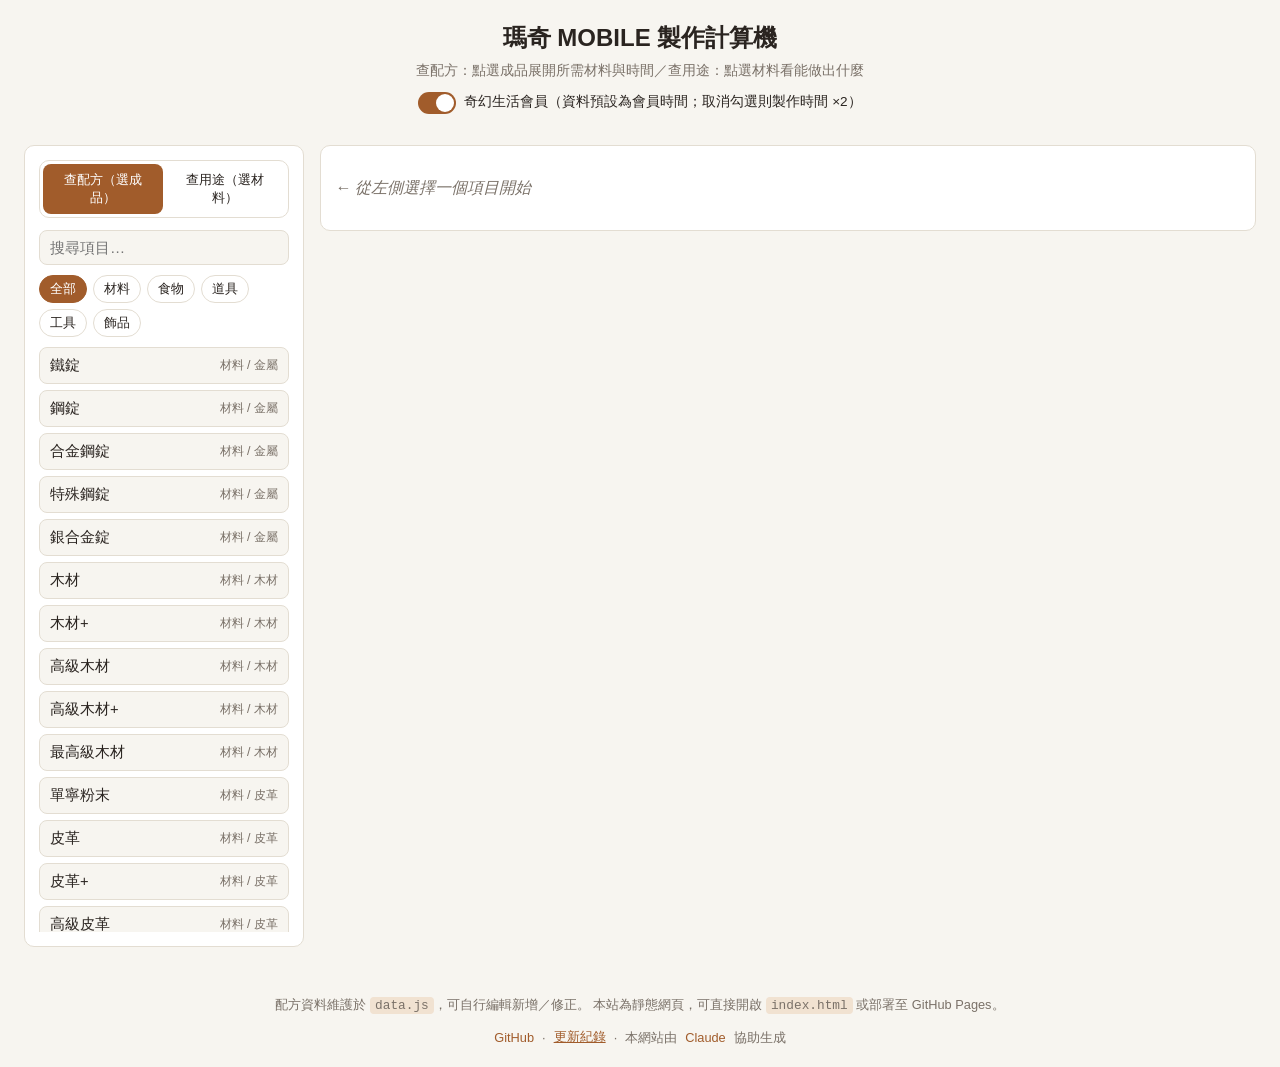
<file: index.html>
<!doctype html>
<html lang="zh-Hant">
<head>
  <meta charset="UTF-8" />
  <meta name="viewport" content="width=device-width, initial-scale=1.0" />
  <title>瑪奇 MOBILE 製作計算機</title>
  <link rel="stylesheet" href="style.css" />
</head>
<body>
  <header class="app-header">
    <h1>瑪奇 MOBILE 製作計算機</h1>
    <p class="subtitle">查配方：點選成品展開所需材料與時間／查用途：點選材料看能做出什麼</p>
    <label class="membership-toggle">
      <input type="checkbox" id="premium-toggle" checked />
      <span class="switch"></span>
      奇幻生活會員（資料預設為會員時間；取消勾選則製作時間 ×2）
    </label>
  </header>

  <main class="layout">
    <aside class="sidebar">
      <div id="mode-tabs" class="tabs mode-tabs"></div>
      <input id="search-input" class="search-input" type="text" placeholder="搜尋項目…" />
      <div id="category-tabs" class="tabs"></div>
      <div id="subcategory-tabs" class="tabs tabs-sub"></div>
      <ul id="item-list" class="item-list"></ul>
    </aside>

    <section class="detail">
      <p id="detail-empty" class="empty-hint">← 從左側選擇一個項目開始</p>

      <div id="detail-content" hidden>
        <div class="detail-head">
          <h2 id="detail-title"></h2>
          <div id="qty-control" class="qty-control">
            <label for="qty-input">數量</label>
            <button id="qty-decrease" type="button">−</button>
            <input id="qty-input" type="number" min="1" value="1" />
            <button id="qty-increase" type="button">＋</button>
          </div>
        </div>

        <div id="forward-view">
          <div class="summary-cards">
            <div class="card">
              <div class="card-label">總製作時間</div>
              <div id="total-time" class="card-value"></div>
            </div>
            <div class="card">
              <div class="card-label">總製作次數</div>
              <div id="total-actions" class="card-value"></div>
            </div>
          </div>
          <p class="note">
            總製作時間為所有製作步驟依序進行的估計（未考慮多工作站同時製作、加速道具等因素）。
          </p>

          <div id="recipe-choices" class="recipe-choices" hidden></div>

          <div class="panels">
            <div class="panel">
              <h3>展開配方樹</h3>
              <ul id="tree" class="tree"></ul>
            </div>

            <div class="panel">
              <h3>建議製作順序</h3>
              <ol id="craft-steps" class="craft-steps"></ol>

              <h3>所需原始材料總表</h3>
              <table id="materials-table">
                <thead>
                  <tr><th>材料</th><th>數量</th></tr>
                </thead>
                <tbody></tbody>
              </table>
            </div>
          </div>
        </div>

        <div id="reverse-view" hidden>
          <div class="summary-cards">
            <div class="card">
              <div class="card-label">直接用於</div>
              <div id="reverse-direct-count" class="card-value"></div>
            </div>
            <div class="card">
              <div class="card-label">最終會做出</div>
              <div id="reverse-final-count" class="card-value"></div>
            </div>
          </div>
          <p id="reverse-final-list" class="note"></p>

          <div class="panel">
            <h3>用途展開（會被用來做什麼）</h3>
            <ul id="reverse-tree" class="tree"></ul>
          </div>
        </div>
      </div>
    </section>
  </main>

  <footer class="app-footer">
    <p>
      配方資料維護於 <code>data.js</code>，可自行編輯新增／修正。
      本站為靜態網頁，可直接開啟 <code>index.html</code> 或部署至 GitHub Pages。
    </p>
    <p class="footer-links">
      <a href="https://github.com/clhsieh/mobinogi-ingredient" target="_blank" rel="noopener">GitHub</a>
      <span aria-hidden="true">·</span>
      <button id="changelog-toggle" type="button" class="link-btn">更新紀錄</button>
      <span aria-hidden="true">·</span>
      本網站由 <a href="https://claude.com/claude-code" target="_blank" rel="noopener">Claude</a> 協助生成
    </p>
    <div id="changelog-panel" class="changelog-panel" hidden>
      <ul id="changelog-list"></ul>
    </div>
  </footer>

  <script src="data.js"></script>
  <script src="changelog.js"></script>
  <script src="app.js"></script>
</body>
</html>
</file>
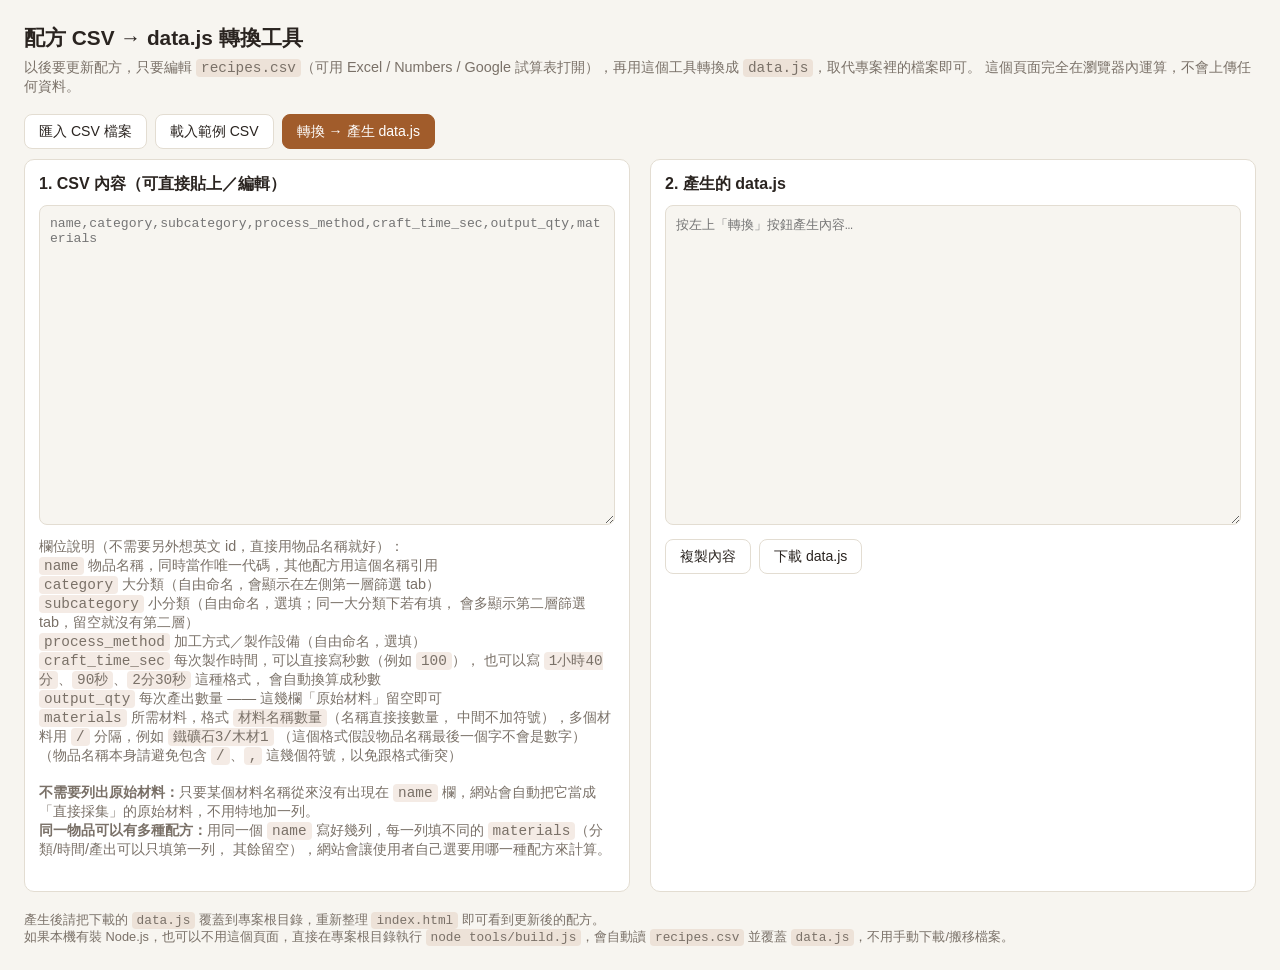
<file: tools/convert.html>
<!doctype html>
<html lang="zh-Hant">
<head>
  <meta charset="UTF-8" />
  <meta name="viewport" content="width=device-width, initial-scale=1.0" />
  <title>配方 CSV → data.js 轉換工具</title>
  <style>
    :root {
      color-scheme: light dark;
      --bg: #f7f5f0; --panel: #ffffff; --text: #2a2420;
      --muted: #7a7168; --border: #e3ddd2; --accent: #a15c2b;
      --err: #c0392b; --warn: #a1782b;
    }
    @media (prefers-color-scheme: dark) {
      :root { --bg:#1b1815; --panel:#24201c; --text:#ece6dc; --muted:#a89d8e; --border:#3a342c; --accent:#e0a96d; }
    }
    * { box-sizing: border-box; }
    body {
      margin: 0; padding: 24px; background: var(--bg); color: var(--text);
      font-family: -apple-system,"PingFang TC","Microsoft JhengHei","Noto Sans TC",sans-serif;
    }
    h1 { font-size: 1.3rem; margin: 0 0 6px; }
    p.desc { color: var(--muted); margin: 0 0 18px; font-size: 0.9rem; }
    .grid { display: grid; grid-template-columns: 1fr 1fr; gap: 20px; }
    @media (max-width: 900px) { .grid { grid-template-columns: 1fr; } }
    .panel { background: var(--panel); border: 1px solid var(--border); border-radius: 10px; padding: 14px; }
    .panel h2 { font-size: 1rem; margin: 0 0 10px; }
    textarea {
      width: 100%; height: 320px; font-family: ui-monospace, Menlo, Consolas, monospace;
      font-size: 0.82rem; padding: 10px; border: 1px solid var(--border); border-radius: 8px;
      background: var(--bg); color: var(--text); resize: vertical;
    }
    .controls { display: flex; flex-wrap: wrap; gap: 8px; margin: 10px 0; align-items: center; }
    button, .file-btn {
      border: 1px solid var(--border); background: var(--panel); color: var(--text);
      padding: 7px 14px; border-radius: 8px; cursor: pointer; font-size: 0.88rem;
    }
    button.primary { background: var(--accent); border-color: var(--accent); color: #fff; }
    input[type="file"] { display: none; }
    .messages { margin-top: 10px; font-size: 0.85rem; }
    .messages .err { color: var(--err); }
    .messages .warn { color: var(--warn); }
    .messages .ok { color: #2e7d32; }
    footer { color: var(--muted); font-size: 0.8rem; margin-top: 20px; }
    code { background: rgba(161,92,43,0.12); padding: 1px 5px; border-radius: 4px; }
  </style>
</head>
<body>
  <h1>配方 CSV → data.js 轉換工具</h1>
  <p class="desc">
    以後要更新配方，只要編輯 <code>recipes.csv</code>（可用 Excel / Numbers / Google
    試算表打開），再用這個工具轉換成 <code>data.js</code>，取代專案裡的檔案即可。
    這個頁面完全在瀏覽器內運算，不會上傳任何資料。
  </p>

  <div class="controls">
    <label class="file-btn">
      匯入 CSV 檔案
      <input type="file" id="file-input" accept=".csv,text/csv" />
    </label>
    <button id="load-sample">載入範例 CSV</button>
    <button id="convert-btn" class="primary">轉換 → 產生 data.js</button>
  </div>

  <div class="grid">
    <div class="panel">
      <h2>1. CSV 內容（可直接貼上／編輯）</h2>
      <textarea id="csv-input" spellcheck="false" placeholder="name,category,subcategory,process_method,craft_time_sec,output_qty,materials"></textarea>
      <p class="desc" style="margin-top:8px;">
        欄位說明（不需要另外想英文 id，直接用物品名稱就好）：<br />
        <code>name</code> 物品名稱，同時當作唯一代碼，其他配方用這個名稱引用<br />
        <code>category</code> 大分類（自由命名，會顯示在左側第一層篩選 tab）<br />
        <code>subcategory</code> 小分類（自由命名，選填；同一大分類下若有填，
        會多顯示第二層篩選 tab，留空就沒有第二層）<br />
        <code>process_method</code> 加工方式／製作設備（自由命名，選填）<br />
        <code>craft_time_sec</code> 每次製作時間，可以直接寫秒數（例如 <code>100</code>），
        也可以寫 <code>1小時40分</code>、<code>90秒</code>、<code>2分30秒</code> 這種格式，
        會自動換算成秒數<br />
        <code>output_qty</code> 每次產出數量
        —— 這幾欄「原始材料」留空即可<br />
        <code>materials</code> 所需材料，格式 <code>材料名稱數量</code>（名稱直接接數量，
        中間不加符號），多個材料用 <code>/</code> 分隔，例如 <code>鐵礦石3/木材1</code>
        （這個格式假設物品名稱最後一個字不會是數字）<br />
        （物品名稱本身請避免包含 <code>/</code>、<code>,</code> 這幾個符號，以免跟格式衝突）
      </p>
      <p class="desc">
        <strong>不需要列出原始材料：</strong>只要某個材料名稱從來沒有出現在
        <code>name</code> 欄，網站會自動把它當成「直接採集」的原始材料，不用特地加一列。<br />
        <strong>同一物品可以有多種配方：</strong>用同一個 <code>name</code>
        寫好幾列，每一列填不同的 <code>materials</code>（分類/時間/產出可以只填第一列，
        其餘留空），網站會讓使用者自己選要用哪一種配方來計算。
      </p>
    </div>

    <div class="panel">
      <h2>2. 產生的 data.js</h2>
      <textarea id="js-output" spellcheck="false" readonly placeholder="按左上「轉換」按鈕產生內容…"></textarea>
      <div class="controls">
        <button id="copy-btn">複製內容</button>
        <button id="download-btn">下載 data.js</button>
      </div>
      <div id="messages" class="messages"></div>
    </div>
  </div>

  <footer>
    產生後請把下載的 <code>data.js</code> 覆蓋到專案根目錄，重新整理
    <code>index.html</code> 即可看到更新後的配方。<br />
    如果本機有裝 Node.js，也可以不用這個頁面，直接在專案根目錄執行
    <code>node tools/build.js</code>，會自動讀 <code>recipes.csv</code>
    並覆蓋 <code>data.js</code>，不用手動下載/搬移檔案。
  </footer>

  <script>
    const SAMPLE_CSV = `name,category,subcategory,process_method,craft_time_sec,output_qty,materials
鐵錠,材料,金屬,金屬加工設備Lv.1,60,3,礦石20
鐵錠,材料,金屬,金屬加工設備Lv.1,60,3,鐵礦石10
鋼錠,材料,金屬,金屬加工設備Lv.1,600,3,鐵錠3/煤炭4
合金鋼錠,材料,金屬,金屬加工設備Lv.1,2小時40分,3,鋼錠3/銅礦石15/煤炭8
特殊鋼錠,材料,金屬,金屬加工設備Lv.1,8小時,3,合金鋼錠3/白銅礦石20/煤炭12
銀合金錠,材料,金屬,金屬加工設備Lv.1,10小時,3,特殊鋼錠5/銀礦石20/煤炭16
`;

    const csvInput = document.getElementById("csv-input");
    const jsOutput = document.getElementById("js-output");
    const messagesEl = document.getElementById("messages");
    const fileInput = document.getElementById("file-input");

    document.getElementById("load-sample").addEventListener("click", () => {
      csvInput.value = SAMPLE_CSV;
    });

    fileInput.addEventListener("change", () => {
      const file = fileInput.files[0];
      if (!file) return;
      const reader = new FileReader();
      reader.onload = () => { csvInput.value = reader.result; };
      reader.readAsText(file, "utf-8");
    });

    // 允許 craft_time_sec 直接寫「1小時40分」這種格式，自動換算成秒數。
    function parseDuration(str) {
      if (/^\d+(\.\d+)?$/.test(str)) return Number(str);
      const hourMatch = str.match(/(\d+(?:\.\d+)?)\s*(?:小時|時|hr|h)/i);
      const minMatch = str.match(/(\d+(?:\.\d+)?)\s*(?:分鐘|分|min|m)/i);
      const secMatch = str.match(/(\d+(?:\.\d+)?)\s*(?:秒|sec|s)/i);
      let total = 0;
      let matched = false;
      if (hourMatch) { total += parseFloat(hourMatch[1]) * 3600; matched = true; }
      if (minMatch) { total += parseFloat(minMatch[1]) * 60; matched = true; }
      if (secMatch) { total += parseFloat(secMatch[1]); matched = true; }
      return matched ? total : NaN;
    }

    // 簡單的 RFC4180 風格 CSV 解析（支援雙引號欄位與逸出的 ""）
    function parseCSV(text) {
      if (text.charCodeAt(0) === 0xfeff) text = text.slice(1); // 去掉 UTF-8 BOM（Excel 存檔常見）
      const rows = [];
      let row = [];
      let field = "";
      let inQuotes = false;
      for (let i = 0; i < text.length; i++) {
        const c = text[i];
        if (inQuotes) {
          if (c === '"') {
            if (text[i + 1] === '"') { field += '"'; i++; }
            else inQuotes = false;
          } else {
            field += c;
          }
        } else if (c === '"') {
          inQuotes = true;
        } else if (c === ",") {
          row.push(field); field = "";
        } else if (c === "\n" || c === "\r") {
          if (c === "\r" && text[i + 1] === "\n") i++;
          row.push(field); field = "";
          if (!(row.length === 1 && row[0] === "")) rows.push(row);
          row = [];
        } else {
          field += c;
        }
      }
      if (field.length > 0 || row.length > 0) { row.push(field); rows.push(row); }
      return rows;
    }

    function convert() {
      const messages = [];
      const raw = parseCSV(csvInput.value);
      if (raw.length === 0) {
        messagesEl.innerHTML = `<div class="err">找不到任何資料，請先貼上或匯入 CSV。</div>`;
        return;
      }

      const header = raw[0].map((h) => h.trim().toLowerCase());
      const required = ["name", "category", "craft_time_sec", "output_qty", "materials"];
      const missing = required.filter((h) => !header.includes(h));
      if (missing.length > 0) {
        messagesEl.innerHTML = `<div class="err">CSV 缺少欄位：${missing.join(", ")}</div>`;
        return;
      }
      const col = Object.fromEntries(header.map((h, idx) => [h, idx]));

      // 先依 name 分組，同一個 name 出現多次 = 同一物品的多種配方
      const groups = new Map(); // name -> { category, subcategory, recipes: [], rawRow: bool }
      let hasBlockingError = false;
      const order = []; // 保留第一次出現的順序

      raw.slice(1).forEach((r, rowIdx) => {
        if (r.every((cell) => cell.trim() === "")) return; // 略過空白行
        const lineNo = rowIdx + 2; // +1 跳過標題列、+1 轉成 1-based
        const get = (col_name) => (r[col[col_name]] ?? "").trim();

        const name = get("name");
        const category = get("category");
        const subcategory = col.subcategory !== undefined ? get("subcategory") : "";
        const processMethod = col.process_method !== undefined ? get("process_method") : "";
        const craftTimeStr = get("craft_time_sec");
        const outputQtyStr = get("output_qty");
        const materialsStr = get("materials");

        if (!name) { messages.push({ type: "err", text: `第 ${lineNo} 行缺少 name，已略過` }); hasBlockingError = true; return; }

        if (!groups.has(name)) {
          groups.set(name, { category: "", subcategory: "", recipes: [] });
          order.push(name);
        }
        const group = groups.get(name);
        if (category && group.category && group.category !== category) {
          messages.push({ type: "warn", text: `${name} 的 category 在不同列不一致（「${group.category}」與「${category}」），採用第一次出現的值` });
        }
        if (category && !group.category) group.category = category;
        if (subcategory && !group.subcategory) group.subcategory = subcategory;

        if (materialsStr === "") return; // 這一列沒有 materials，代表只是宣告分類、不是一筆配方

        if (craftTimeStr === "") {
          messages.push({ type: "err", text: `${name} 第 ${lineNo} 行有 materials 卻沒填 craft_time_sec` });
          hasBlockingError = true;
          return;
        }
        const craftTime = parseDuration(craftTimeStr);
        if (Number.isNaN(craftTime)) {
          messages.push({ type: "err", text: `${name} 的 craft_time_sec「${craftTimeStr}」看不懂時間格式，請填秒數或像「1小時40分」這樣的格式` });
          hasBlockingError = true;
          return;
        }

        let outputQty = 1;
        if (outputQtyStr !== "") {
          const n = Number(outputQtyStr);
          if (Number.isNaN(n)) { messages.push({ type: "err", text: `${name} 的 output_qty「${outputQtyStr}」不是數字` }); hasBlockingError = true; return; }
          outputQty = n;
        }

        const materials = materialsStr.split("/").map((s) => s.trim()).filter(Boolean).map((pair) => {
          const match = pair.match(/^(.*?)(\d+)$/);
          const mid = match ? match[1].trim() : "";
          const qty = match ? Number(match[2]) : NaN;
          if (!mid || Number.isNaN(qty)) {
            messages.push({ type: "err", text: `${name} 的 materials 欄位格式錯誤：「${pair}」，應為 材料名稱數量（例如 鐵錠3），用 / 分隔多個材料` });
            hasBlockingError = true;
            return null;
          }
          return { id: mid, qty };
        });
        if (materials.some((m) => m === null)) return;

        const recipe = {};
        if (processMethod) recipe.processMethod = processMethod;
        recipe.craftTime = craftTime;
        recipe.outputQty = outputQty;
        recipe.materials = materials;
        group.recipes.push(recipe);
      });

      if (hasBlockingError) {
        messagesEl.innerHTML = messages.map((m) => `<div class="${m.type}">${m.text}</div>`).join("");
        jsOutput.value = "";
        return;
      }

      // 組成最終項目清單
      const items = [];
      for (const name of order) {
        const group = groups.get(name);
        const item = { id: name, name, category: group.category || "未分類" };
        if (group.subcategory) item.subcategory = group.subcategory;
        if (group.recipes.length > 0) item.recipes = group.recipes;
        items.push(item);
      }

      // 材料欄位引用到、但沒有自己那一列的名稱，自動當成直接採集的原始材料
      const known = new Set(items.map((i) => i.id));
      const autoRaw = [];
      for (const item of items) {
        for (const recipe of item.recipes || []) {
          for (const m of recipe.materials) {
            if (!known.has(m.id)) {
              known.add(m.id);
              autoRaw.push({ id: m.id, name: m.id, category: "原料" });
            }
          }
        }
      }
      items.push(...autoRaw);
      if (autoRaw.length > 0) {
        messages.push({ type: "ok", text: `自動視為原始材料（沒有另外那一列）：${autoRaw.map((i) => i.name).join("、")}` });
      }

      const header_comment =
        "// 本檔案由 recipes.csv 透過 tools/convert.html 產生，請勿手動編輯。\n" +
        "// 要更新配方請修改 recipes.csv 後重新轉換並覆蓋此檔。\n\n";
      jsOutput.value = header_comment + "const ITEM_LIST = " + JSON.stringify(items, null, 2) + ";\n";

      const multiCount = items.filter((i) => (i.recipes || []).length > 1).length;
      messages.push({ type: "ok", text: `轉換完成，共 ${items.length} 個項目${multiCount > 0 ? `，其中 ${multiCount} 個有多種配方` : ""}。` });
      messagesEl.innerHTML = messages.map((m) => `<div class="${m.type}">${m.text}</div>`).join("");
    }

    document.getElementById("convert-btn").addEventListener("click", convert);

    document.getElementById("copy-btn").addEventListener("click", async () => {
      if (!jsOutput.value) return;
      await navigator.clipboard.writeText(jsOutput.value);
      messagesEl.innerHTML += `<div class="ok">已複製到剪貼簿。</div>`;
    });

    document.getElementById("download-btn").addEventListener("click", () => {
      if (!jsOutput.value) return;
      const blob = new Blob([jsOutput.value], { type: "text/javascript" });
      const url = URL.createObjectURL(blob);
      const a = document.createElement("a");
      a.href = url;
      a.download = "data.js";
      a.click();
      URL.revokeObjectURL(url);
    });
  </script>
</body>
</html>
</file>
<file: style.css>
:root {
  color-scheme: light dark;
  --bg: #f7f5f0;
  --panel-bg: #ffffff;
  --text: #2a2420;
  --muted: #7a7168;
  --border: #e3ddd2;
  --accent: #a15c2b;
  --accent-soft: #f1e2d1;
}

@media (prefers-color-scheme: dark) {
  :root {
    --bg: #1b1815;
    --panel-bg: #24201c;
    --text: #ece6dc;
    --muted: #a89d8e;
    --border: #3a342c;
    --accent: #e0a96d;
    --accent-soft: #3a2c1c;
  }
}

* { box-sizing: border-box; }

body {
  margin: 0;
  background: var(--bg);
  color: var(--text);
  font-family: -apple-system, "PingFang TC", "Microsoft JhengHei", "Noto Sans TC", sans-serif;
  line-height: 1.5;
}

.app-header {
  padding: 20px 24px 8px;
  text-align: center;
}
.app-header h1 { margin: 0 0 4px; font-size: 1.5rem; }
.subtitle { margin: 0 0 10px; color: var(--muted); font-size: 0.9rem; }

.membership-toggle {
  display: inline-flex;
  align-items: center;
  gap: 8px;
  font-size: 0.85rem;
  color: var(--text);
  cursor: pointer;
  user-select: none;
}
.membership-toggle input { position: absolute; opacity: 0; width: 0; height: 0; }
.membership-toggle .switch {
  position: relative;
  width: 38px;
  height: 22px;
  border-radius: 999px;
  background: var(--border);
  transition: background 0.15s ease;
  flex-shrink: 0;
}
.membership-toggle .switch::before {
  content: "";
  position: absolute;
  top: 2px;
  left: 2px;
  width: 18px;
  height: 18px;
  border-radius: 50%;
  background: var(--panel-bg);
  transition: transform 0.15s ease;
}
.membership-toggle input:checked + .switch {
  background: var(--accent);
}
.membership-toggle input:checked + .switch::before {
  transform: translateX(16px);
}
.membership-toggle input:focus-visible + .switch {
  outline: 2px solid var(--accent);
  outline-offset: 2px;
}

.layout {
  display: grid;
  grid-template-columns: 280px 1fr;
  gap: 16px;
  padding: 16px 24px;
  align-items: start;
}

@media (max-width: 760px) {
  .layout { grid-template-columns: 1fr; }
}

.sidebar, .detail {
  background: var(--panel-bg);
  border: 1px solid var(--border);
  border-radius: 10px;
  padding: 14px;
}

.search-input {
  width: 100%;
  padding: 8px 10px;
  border: 1px solid var(--border);
  border-radius: 8px;
  background: var(--bg);
  color: var(--text);
  font-size: 0.95rem;
  margin-bottom: 10px;
}

.tabs {
  display: flex;
  flex-wrap: wrap;
  gap: 6px;
  margin-bottom: 10px;
}
.tab {
  border: 1px solid var(--border);
  background: transparent;
  color: var(--text);
  padding: 4px 10px;
  border-radius: 999px;
  font-size: 0.82rem;
  cursor: pointer;
}
.tab.active {
  background: var(--accent);
  border-color: var(--accent);
  color: #fff;
}

.tabs-sub {
  margin-bottom: 10px;
}
.tabs-sub:empty { margin-bottom: 0; }
.tab-sub {
  font-size: 0.76rem;
  padding: 3px 9px;
  opacity: 0.85;
}
.tab-sub.active { opacity: 1; }

.mode-tabs {
  flex-wrap: nowrap;
  margin-bottom: 12px;
  border: 1px solid var(--border);
  border-radius: 10px;
  padding: 3px;
  gap: 3px;
}
.mode-tabs .tab {
  flex: 1;
  border: none;
  border-radius: 8px;
  padding: 7px 8px;
  font-size: 0.82rem;
  text-align: center;
}
.mode-tabs .tab.active {
  background: var(--accent);
  color: #fff;
}

.item-list {
  list-style: none;
  margin: 0;
  padding: 0;
  display: flex;
  flex-direction: column;
  gap: 6px;
  max-height: 65vh;
  overflow-y: auto;
}
.item-btn {
  width: 100%;
  display: flex;
  justify-content: space-between;
  align-items: center;
  padding: 8px 10px;
  border: 1px solid var(--border);
  border-radius: 8px;
  background: var(--bg);
  color: var(--text);
  cursor: pointer;
  font-size: 0.92rem;
  text-align: left;
}
.item-btn.active { border-color: var(--accent); background: var(--accent-soft); }
.item-cat { color: var(--muted); font-size: 0.78rem; }

.empty-hint { color: var(--muted); font-style: italic; }

.detail-head {
  display: flex;
  justify-content: space-between;
  align-items: center;
  flex-wrap: wrap;
  gap: 10px;
  margin-bottom: 12px;
}
.detail-head h2 { margin: 0; }

.qty-control {
  display: flex;
  align-items: center;
  gap: 6px;
}
.qty-control[hidden] { display: none; }
.qty-control label { color: var(--muted); font-size: 0.85rem; margin-right: 4px; }
.qty-control button {
  width: 30px; height: 30px;
  border-radius: 6px;
  border: 1px solid var(--border);
  background: var(--bg);
  color: var(--text);
  font-size: 1rem;
  cursor: pointer;
}
.qty-control input {
  width: 64px;
  text-align: center;
  padding: 5px;
  border: 1px solid var(--border);
  border-radius: 6px;
  background: var(--bg);
  color: var(--text);
}

.summary-cards {
  display: flex;
  gap: 12px;
  margin-bottom: 6px;
}
.card {
  flex: 1;
  border: 1px solid var(--border);
  border-radius: 8px;
  padding: 10px 14px;
  background: var(--accent-soft);
}
.card-label { font-size: 0.8rem; color: var(--muted); }
.card-value { font-size: 1.3rem; font-weight: 600; }

.note { color: var(--muted); font-size: 0.8rem; margin: 6px 0 16px; }

.recipe-choices {
  border: 1px solid var(--border);
  border-radius: 8px;
  padding: 12px 14px;
  margin-bottom: 18px;
  background: var(--accent-soft);
}
.recipe-choices h3 { margin: 0 0 4px; font-size: 1rem; }
.recipe-group + .recipe-group { margin-top: 12px; }
.recipe-group-title { font-weight: 600; margin-bottom: 4px; }
.recipe-option {
  display: flex;
  align-items: baseline;
  gap: 6px;
  padding: 4px 0;
  cursor: pointer;
  font-size: 0.9rem;
}
.recipe-option input { margin-top: 3px; cursor: pointer; }
.recipe-option.active { font-weight: 600; }
.recipe-meta { color: var(--muted); font-size: 0.78rem; margin-left: 4px; }
.tree-recipe-note { color: var(--muted); font-size: 0.78rem; }

.panels {
  display: grid;
  grid-template-columns: 1.1fr 1fr;
  gap: 20px;
}
@media (max-width: 900px) {
  .panels { grid-template-columns: 1fr; }
}

.panel h3 { margin: 0 0 8px; font-size: 1rem; }

.tree, .tree ul {
  list-style: none;
  margin: 0;
  padding-left: 14px;
}
.tree { padding-left: 0; }
.tree summary {
  cursor: pointer;
  padding: 4px 0;
}
.tree .leaf {
  display: inline-block;
  padding: 4px 0;
  color: var(--text);
}
.tree-meta { color: var(--muted); font-size: 0.78rem; margin-left: 6px; }
.tree .error { color: #c0392b; }
.tree-recipe-full { color: var(--muted); font-size: 0.78rem; padding: 0 0 4px 4px; }

.craft-steps {
  margin: 0 0 18px;
  padding-left: 20px;
}
.craft-steps li { margin-bottom: 4px; font-size: 0.92rem; }

table#materials-table {
  width: 100%;
  border-collapse: collapse;
  font-size: 0.92rem;
}
table#materials-table th, table#materials-table td {
  border-bottom: 1px solid var(--border);
  padding: 6px 4px;
  text-align: left;
}

.app-footer {
  text-align: center;
  color: var(--muted);
  font-size: 0.8rem;
  padding: 20px;
}
.app-footer code {
  background: var(--accent-soft);
  padding: 1px 5px;
  border-radius: 4px;
}

.footer-links {
  display: flex;
  justify-content: center;
  align-items: center;
  gap: 8px;
  flex-wrap: wrap;
  margin: 8px 0 0;
}
.footer-links a {
  color: var(--accent);
  text-decoration: none;
}
.footer-links a:hover { text-decoration: underline; }

.link-btn {
  background: none;
  border: none;
  padding: 0;
  color: var(--accent);
  font-size: inherit;
  cursor: pointer;
  text-decoration: underline;
}

.changelog-panel {
  max-width: 480px;
  margin: 12px auto 0;
  padding: 12px 16px;
  border: 1px solid var(--border);
  border-radius: 8px;
  background: var(--panel-bg);
  text-align: left;
}
.changelog-date {
  font-weight: 600;
  color: var(--text);
  margin: 10px 0 4px;
}
.changelog-date:first-child { margin-top: 0; }
.changelog-panel ul { list-style: none; margin: 0; padding: 0; }
.changelog-panel li.changelog-item {
  font-size: 0.82rem;
  color: var(--muted);
  padding: 2px 0 2px 14px;
  position: relative;
}
.changelog-panel li.changelog-item::before {
  content: "•";
  position: absolute;
  left: 2px;
}
</file>
